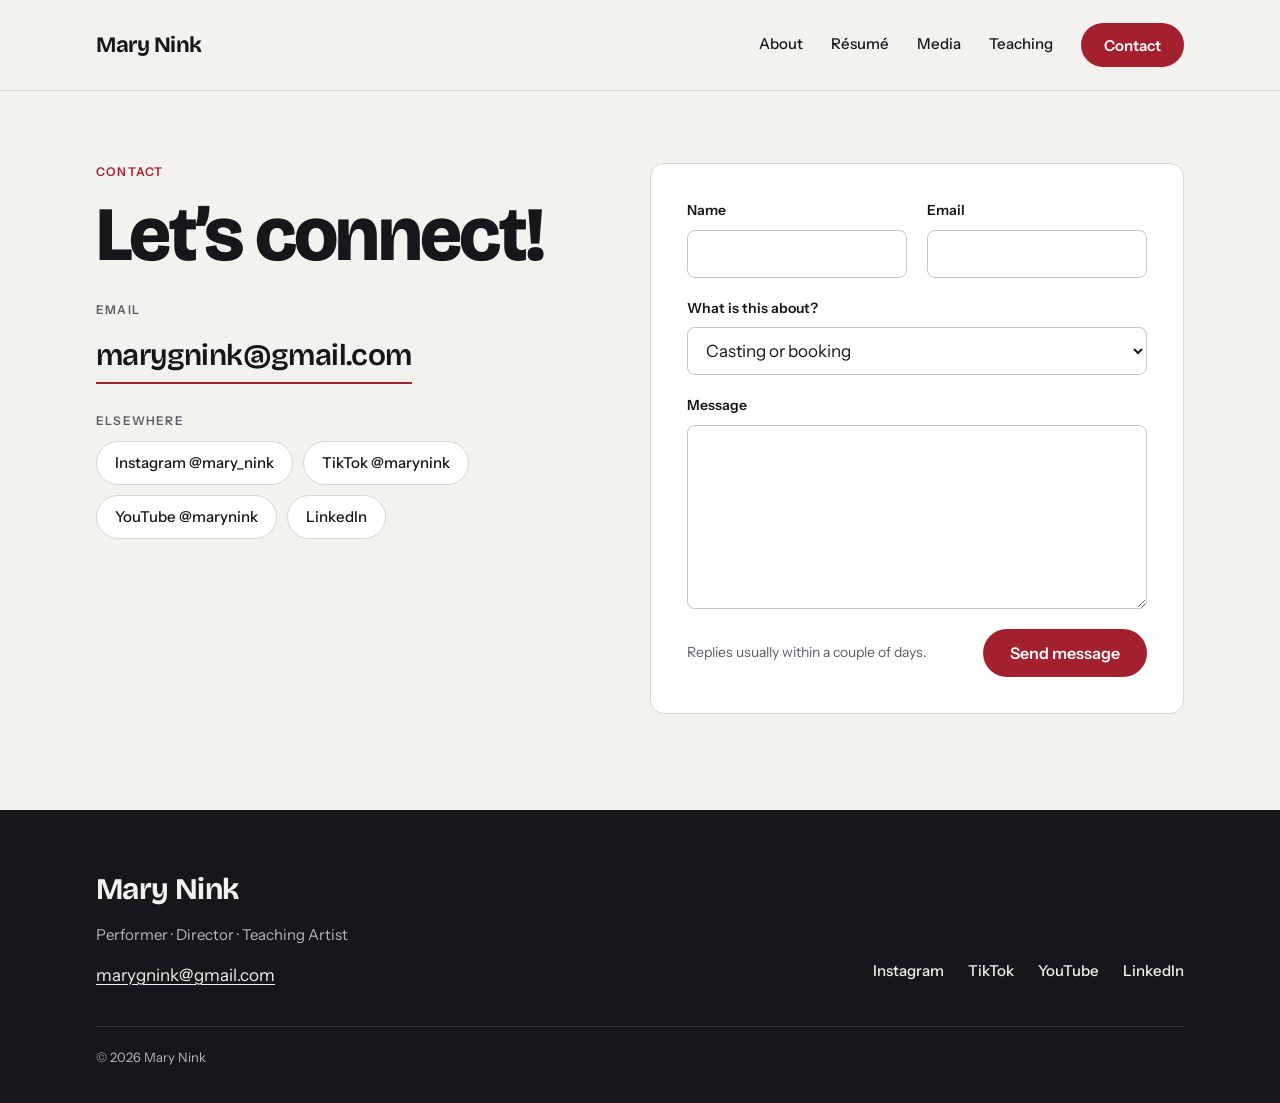
<file: contact.html>
<!doctype html>
<html lang="en">
<head>
<meta charset="utf-8">
<meta name="viewport" content="width=device-width, initial-scale=1">
<title>Contact — Mary Nink</title>
<meta name="description" content="Contact Mary Nink for casting, concerts, collaborations, and voice or acting lessons. Email marygnink@gmail.com.">
<link rel="canonical" href="https://marynink.com/contact.html">
<link rel="icon" href="assets/favicon.svg" type="image/svg+xml">
<meta property="og:type" content="website">
<meta property="og:site_name" content="Mary Nink">
<meta property="og:title" content="Contact — Mary Nink">
<meta property="og:description" content="Casting, concerts, collaborations, and lessons.">
<meta property="og:url" content="https://marynink.com/contact.html">
<link rel="preconnect" href="https://fonts.googleapis.com">
<link rel="preconnect" href="https://fonts.gstatic.com" crossorigin>
<link rel="stylesheet" href="https://fonts.googleapis.com/css2?family=Bricolage+Grotesque:opsz,wght@12..96,400..800&family=Fraunces:ital,opsz,wght@1,9..144,300..500&family=Instrument+Sans:ital,wght@0,400..700;1,400&display=swap">
<link rel="stylesheet" href="css/style.css">
</head>
<body>
<a class="skip-link" href="#main">Skip to content</a>

<header class="site-header">
  <div class="wrap site-header__inner">
    <a class="brand" href="./">Mary Nink</a>
    <button class="nav-toggle" type="button" aria-expanded="false" aria-controls="site-nav" aria-label="Menu">
      <span class="nav-toggle__bar"></span><span class="nav-toggle__bar"></span><span class="nav-toggle__bar"></span>
    </button>
    <nav id="site-nav" class="site-nav" aria-label="Primary">
      <a href="about.html">About</a>
      <a href="resume.html">Résumé</a>
      <a href="media.html">Media</a>
      <a href="teaching.html">Teaching</a>
      <a class="btn btn--accent" href="contact.html" aria-current="page">Contact</a>
    </nav>
  </div>
</header>

<main id="main">

  <section class="section" style="padding-bottom:96px">
    <div class="wrap" style="display:flex;flex-wrap:wrap;gap:48px 80px;align-items:flex-start">

      <div class="stack stack--lg" style="flex:1 1 380px;min-width:0">
        <div class="stack">
          <span class="eyebrow">Contact</span>
          <h1 class="display">Let’s connect!</h1>
        </div>
        <div class="stack stack--sm">
          <span class="eyebrow eyebrow--muted">Email</span>
          <a class="contact-email" href="mailto:marygnink@gmail.com">marygnink@gmail.com</a>
        </div>
        <div class="stack" style="gap:10px">
          <span class="eyebrow eyebrow--muted">Elsewhere</span>
          <nav class="pills" aria-label="Social">
            <a class="pill" href="https://www.instagram.com/mary_nink/" rel="noopener">Instagram @mary_nink</a>
            <a class="pill" href="https://www.tiktok.com/@marynink" rel="noopener">TikTok @marynink</a>
            <a class="pill" href="https://www.youtube.com/@marynink/videos" rel="noopener">YouTube @marynink</a>
            <a class="pill" href="https://www.linkedin.com/in/mary-nink-14496112a" rel="noopener">LinkedIn</a>
          </nav>
        </div>
      </div>

      <!-- data-endpoint: leave empty to open the visitor's mail app; set to a Formspree
           endpoint (https://formspree.io/f/XXXXXXXX) to send without leaving the page. -->
      <form id="contact-form" class="form" style="flex:1 1 440px;min-width:0" data-endpoint="" data-mailto="marygnink@gmail.com" novalidate>
        <div class="form__row">
          <div class="field">
            <label for="c-name">Name</label>
            <input id="c-name" name="name" type="text" autocomplete="name" required>
          </div>
          <div class="field">
            <label for="c-email">Email</label>
            <input id="c-email" name="email" type="email" autocomplete="email" required>
          </div>
        </div>
        <div class="field">
          <label for="c-topic">What is this about?</label>
          <select id="c-topic" name="topic">
            <option value="Casting or booking">Casting or booking</option>
            <option value="Voice or acting lessons">Voice or acting lessons</option>
            <option value="Workshop or masterclass">Workshop or masterclass</option>
            <option value="Press or collaboration">Press or collaboration</option>
            <option value="Something else">Something else</option>
          </select>
        </div>
        <div class="field">
          <label for="c-message">Message</label>
          <textarea id="c-message" name="message" rows="6" required></textarea>
        </div>
        <div class="honey" aria-hidden="true">
          <label for="c-website">Leave this field empty</label>
          <input id="c-website" name="website" type="text" tabindex="-1" autocomplete="off">
        </div>
        <div class="form__foot">
          <span class="form__status" role="status" aria-live="polite">Replies usually within a couple of days.</span>
          <button class="btn btn--accent" type="submit">Send message</button>
        </div>
      </form>

    </div>
  </section>

</main>

<footer class="site-footer">
  <div class="wrap site-footer__inner">
    <div class="site-footer__brand">
      <span class="site-footer__name">Mary Nink</span>
      <span class="site-footer__tag">Performer · Director · Teaching Artist</span>
      <a class="site-footer__email" href="mailto:marygnink@gmail.com">marygnink@gmail.com</a>
    </div>
    <nav class="site-footer__social" aria-label="Social">
      <a href="https://www.instagram.com/mary_nink/" rel="noopener">Instagram</a>
      <a href="https://www.tiktok.com/@marynink" rel="noopener">TikTok</a>
      <a href="https://www.youtube.com/@marynink/videos" rel="noopener">YouTube</a>
      <a href="https://www.linkedin.com/in/mary-nink-14496112a" rel="noopener">LinkedIn</a>
    </nav>
    <div class="site-footer__legal">
      <span>© <span id="year">2026</span> Mary Nink</span>
    </div>
  </div>
</footer>

<script src="js/main.js" defer></script>
</body>
</html>
</file>
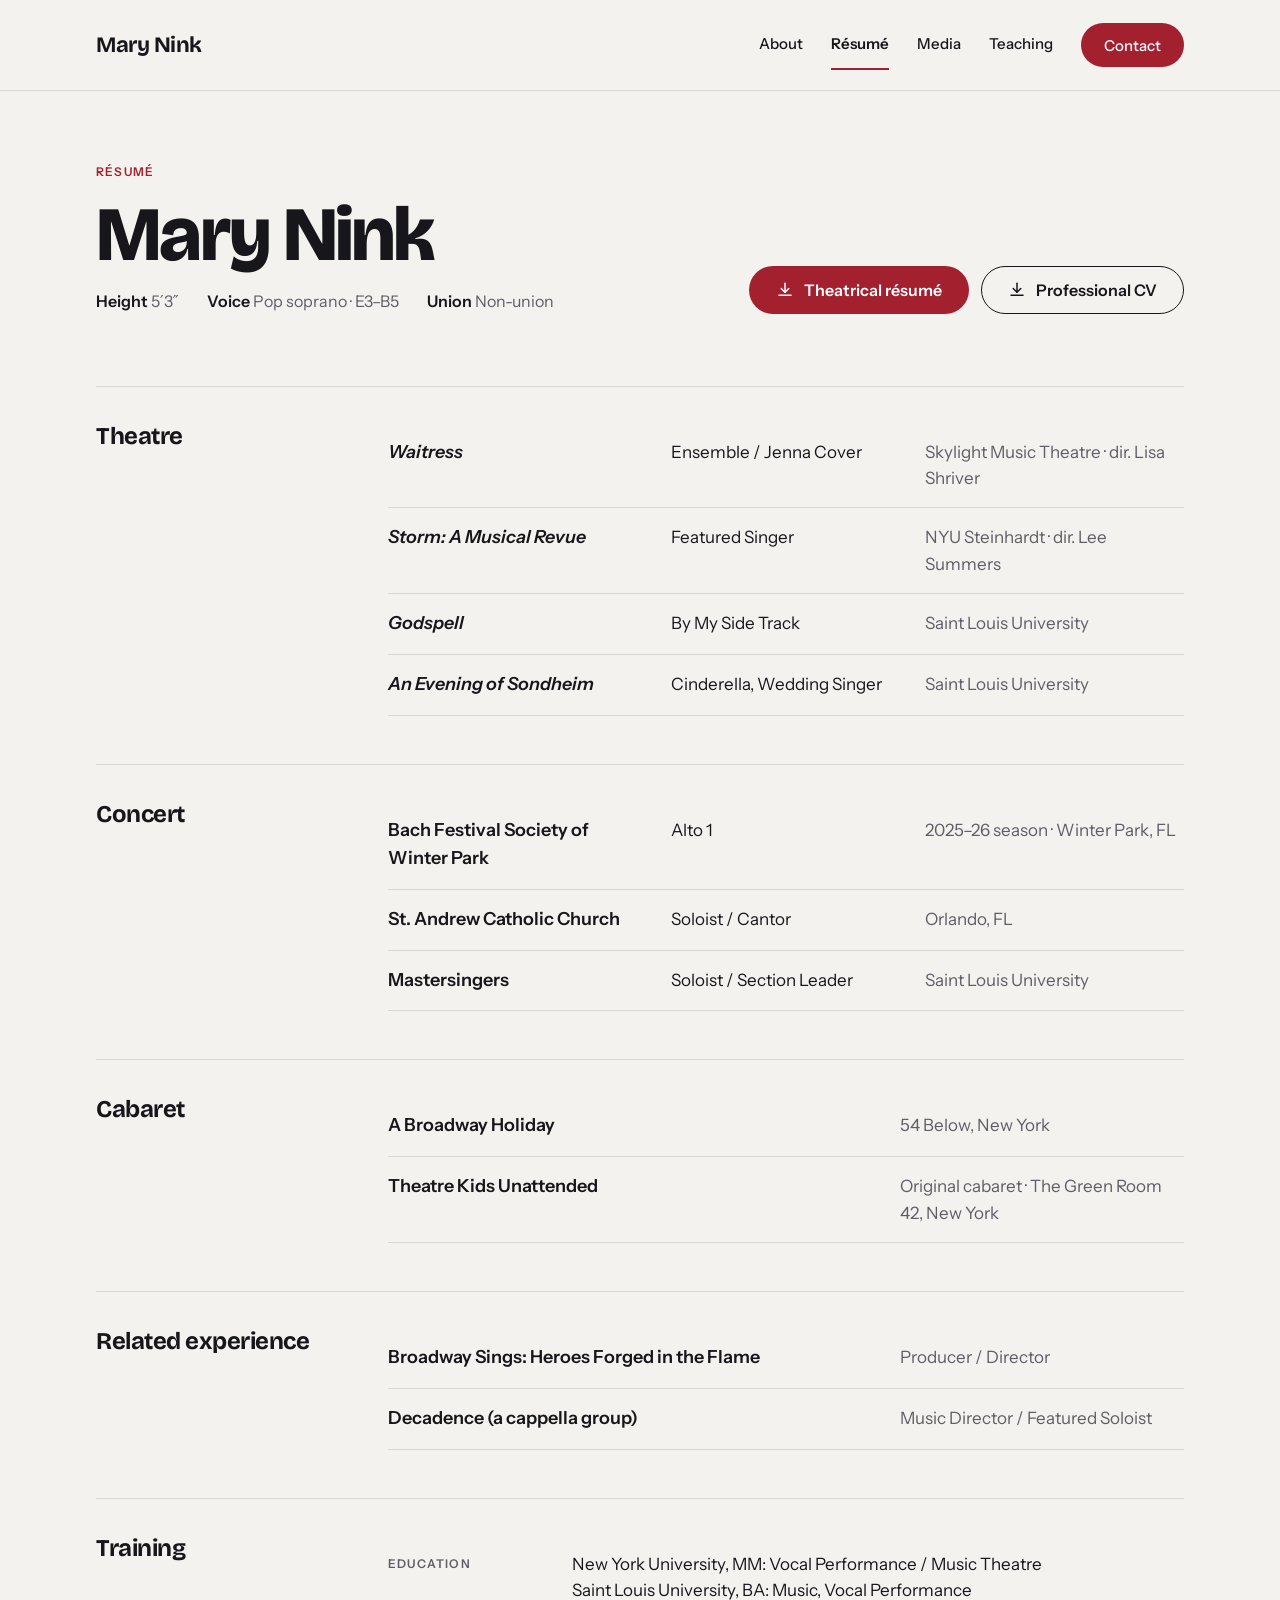
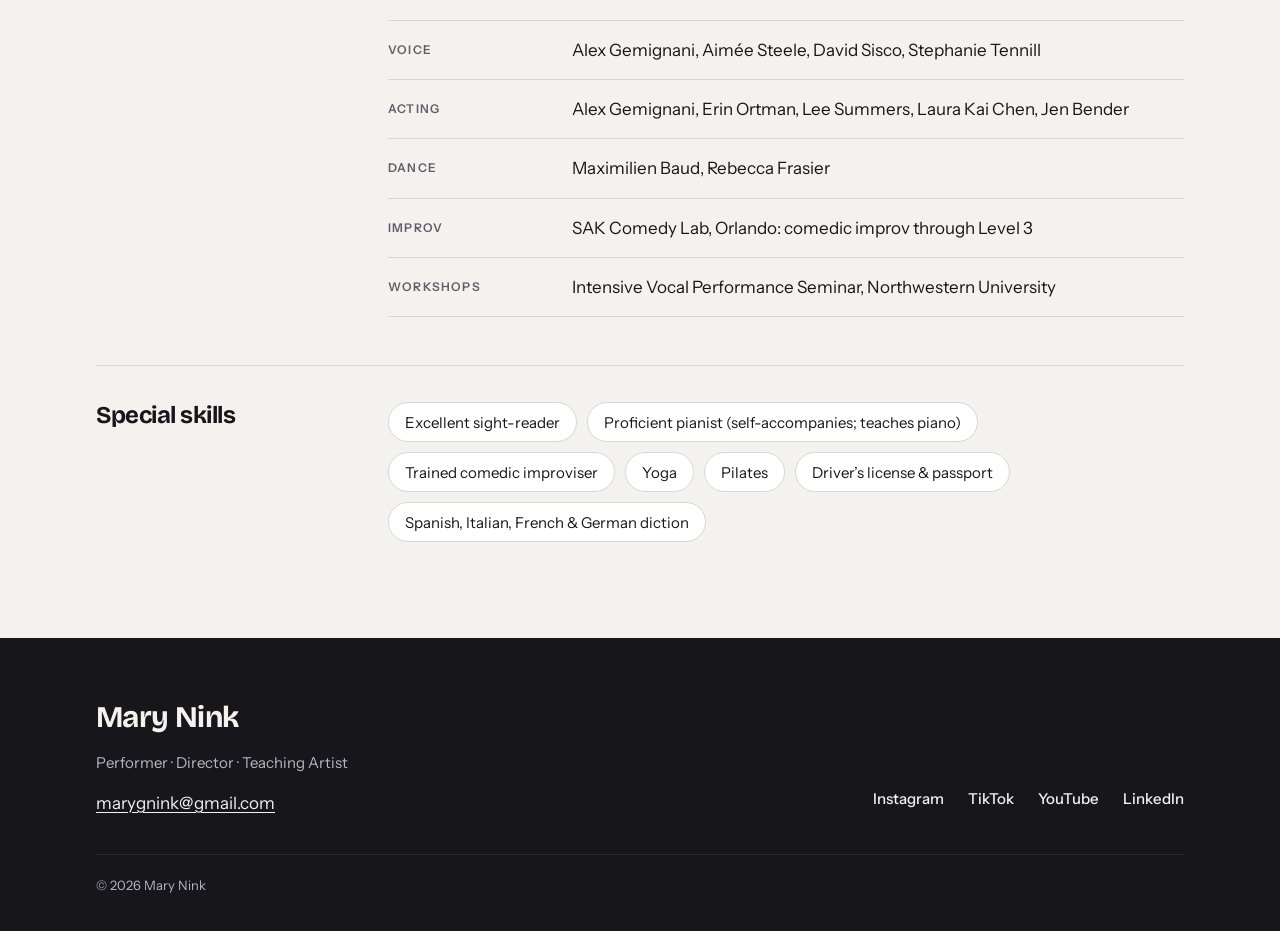
<file: resume.html>
<!doctype html>
<html lang="en">
<head>
<meta charset="utf-8">
<meta name="viewport" content="width=device-width, initial-scale=1">
<title>Résumé — Mary Nink</title>
<meta name="description" content="Performance résumé for Mary Nink: theatre, concert and choral credits, training (NYU, Saint Louis University), and special skills. PDF download available.">
<link rel="canonical" href="https://marynink.com/resume.html">
<link rel="icon" href="assets/favicon.svg" type="image/svg+xml">
<meta property="og:type" content="website">
<meta property="og:site_name" content="Mary Nink">
<meta property="og:title" content="Résumé — Mary Nink">
<meta property="og:description" content="Theatre, concert and choral credits, training, and special skills.">
<meta property="og:url" content="https://marynink.com/resume.html">
<link rel="preconnect" href="https://fonts.googleapis.com">
<link rel="preconnect" href="https://fonts.gstatic.com" crossorigin>
<link rel="stylesheet" href="https://fonts.googleapis.com/css2?family=Bricolage+Grotesque:opsz,wght@12..96,400..800&family=Fraunces:ital,opsz,wght@1,9..144,300..500&family=Instrument+Sans:ital,wght@0,400..700;1,400&display=swap">
<link rel="stylesheet" href="css/style.css">
</head>
<body>
<a class="skip-link" href="#main">Skip to content</a>

<header class="site-header">
  <div class="wrap site-header__inner">
    <a class="brand" href="./">Mary Nink</a>
    <button class="nav-toggle" type="button" aria-expanded="false" aria-controls="site-nav" aria-label="Menu">
      <span class="nav-toggle__bar"></span><span class="nav-toggle__bar"></span><span class="nav-toggle__bar"></span>
    </button>
    <nav id="site-nav" class="site-nav" aria-label="Primary">
      <a href="about.html">About</a>
      <a href="resume.html" aria-current="page">Résumé</a>
      <a href="media.html">Media</a>
      <a href="teaching.html">Teaching</a>
      <a class="btn btn--accent" href="contact.html">Contact</a>
    </nav>
  </div>
</header>

<main id="main">

  <section class="section" style="padding-bottom:48px">
    <div class="wrap row">
      <div class="stack" style="flex:1 1 480px;min-width:0">
        <span class="eyebrow">Résumé</span>
        <h1 class="display">Mary Nink</h1>
        <div style="display:flex;flex-wrap:wrap;gap:8px 28px;font-size:16px;color:var(--muted)">
          <span><strong style="color:var(--ink);font-weight:600">Height</strong> 5′3″</span>
          <span><strong style="color:var(--ink);font-weight:600">Voice</strong> Pop soprano · E3–B5</span>
          <span><strong style="color:var(--ink);font-weight:600">Union</strong> Non-union</span>
        </div>
      </div>
      <div class="stack no-print" style="gap:12px;align-items:flex-start">
        <div class="actions">
          <a class="btn btn--accent" href="assets/Mary-Nink-Resume.pdf" download="Mary-Nink-Resume.pdf">
            <svg aria-hidden="true" width="18" height="18" viewBox="0 0 24 24" fill="none" stroke="currentColor" stroke-width="2" stroke-linecap="round" stroke-linejoin="round"><path d="M12 3v12"/><path d="M7 10l5 5 5-5"/><path d="M4 19h16"/></svg>
            Theatrical résumé
          </a>
          <a class="btn btn--outline" href="assets/Mary-Nink-CV.pdf" download="Mary-Nink-CV.pdf">
            <svg aria-hidden="true" width="18" height="18" viewBox="0 0 24 24" fill="none" stroke="currentColor" stroke-width="2" stroke-linecap="round" stroke-linejoin="round"><path d="M12 3v12"/><path d="M7 10l5 5 5-5"/><path d="M4 19h16"/></svg>
            Professional CV
          </a>
        </div>
      </div>
    </div>
  </section>

  <section class="section--tight" style="padding-top:24px;padding-bottom:0">
    <div class="wrap">
      <div class="section--rule split" style="padding-top:36px;gap:24px 72px">
        <h2 class="split__aside" style="flex-basis:220px;font-size:24px">Theatre</h2>
        <div class="split__main credits" style="flex-basis:600px">
          <div class="credit"><span class="credit__title"><em>Waitress</em></span><span class="credit__role">Ensemble / Jenna Cover</span><span class="credit__venue">Skylight Music Theatre · dir. Lisa Shriver</span></div>
          <div class="credit"><span class="credit__title"><em>Storm: A Musical Revue</em></span><span class="credit__role">Featured Singer</span><span class="credit__venue">NYU Steinhardt · dir. Lee Summers</span></div>
          <div class="credit"><span class="credit__title"><em>Godspell</em></span><span class="credit__role">By My Side Track</span><span class="credit__venue">Saint Louis University</span></div>
          <div class="credit"><span class="credit__title"><em>An Evening of Sondheim</em></span><span class="credit__role">Cinderella, Wedding Singer</span><span class="credit__venue">Saint Louis University</span></div>
        </div>
      </div>
    </div>
  </section>

  <section class="section--tight" style="padding-top:48px;padding-bottom:0">
    <div class="wrap">
      <div class="section--rule split" style="padding-top:36px;gap:24px 72px">
        <h2 class="split__aside" style="flex-basis:220px;font-size:24px">Concert</h2>
        <div class="split__main credits" style="flex-basis:600px">
          <div class="credit"><span class="credit__title">Bach Festival Society of Winter Park</span><span class="credit__role">Alto 1</span><span class="credit__venue">2025–26 season · Winter Park, FL</span></div>
          <div class="credit"><span class="credit__title">St. Andrew Catholic Church</span><span class="credit__role">Soloist / Cantor</span><span class="credit__venue">Orlando, FL</span></div>
          <div class="credit"><span class="credit__title">Mastersingers</span><span class="credit__role">Soloist / Section Leader</span><span class="credit__venue">Saint Louis University</span></div>
        </div>
      </div>
    </div>
  </section>

  <section class="section--tight" style="padding-top:48px;padding-bottom:0">
    <div class="wrap">
      <div class="section--rule split" style="padding-top:36px;gap:24px 72px">
        <h2 class="split__aside" style="flex-basis:220px;font-size:24px">Cabaret</h2>
        <div class="split__main credits" style="flex-basis:600px">
          <div class="credit credit--two"><span class="credit__title">A Broadway Holiday</span><span class="credit__venue">54 Below, New York</span></div>
          <div class="credit credit--two"><span class="credit__title">Theatre Kids Unattended</span><span class="credit__venue">Original cabaret · The Green Room 42, New York</span></div>
        </div>
      </div>
    </div>
  </section>

  <section class="section--tight" style="padding-top:48px;padding-bottom:0">
    <div class="wrap">
      <div class="section--rule split" style="padding-top:36px;gap:24px 72px">
        <h2 class="split__aside" style="flex-basis:220px;font-size:24px">Related experience</h2>
        <div class="split__main credits" style="flex-basis:600px">
          <div class="credit credit--two"><span class="credit__title">Broadway Sings: Heroes Forged in the Flame</span><span class="credit__venue">Producer / Director</span></div>
          <div class="credit credit--two"><span class="credit__title">Decadence (a cappella group)</span><span class="credit__venue">Music Director / Featured Soloist</span></div>
        </div>
      </div>
    </div>
  </section>

  <section class="section--tight" style="padding-top:48px;padding-bottom:0">
    <div class="wrap">
      <div class="section--rule split" style="padding-top:36px;gap:24px 72px">
        <h2 class="split__aside" style="flex-basis:220px;font-size:24px">Training</h2>
        <div class="split__main credits" style="flex-basis:600px">
          <div class="credit"><span class="credit__label">Education</span><span class="credit__body">New York University, MM: Vocal Performance / Music Theatre<br>Saint Louis University, BA: Music, Vocal Performance</span></div>
          <div class="credit"><span class="credit__label">Voice</span><span class="credit__body">Alex Gemignani, Aimée Steele, David Sisco, Stephanie Tennill</span></div>
          <div class="credit"><span class="credit__label">Acting</span><span class="credit__body">Alex Gemignani, Erin Ortman, Lee Summers, Laura Kai Chen, Jen Bender</span></div>
          <div class="credit"><span class="credit__label">Dance</span><span class="credit__body">Maximilien Baud, Rebecca Frasier</span></div>
          <div class="credit"><span class="credit__label">Improv</span><span class="credit__body">SAK Comedy Lab, Orlando: comedic improv through Level 3</span></div>
          <div class="credit"><span class="credit__label">Workshops</span><span class="credit__body">Intensive Vocal Performance Seminar, Northwestern University</span></div>
        </div>
      </div>
    </div>
  </section>

  <section class="section--tight" style="padding-top:48px;padding-bottom:96px">
    <div class="wrap">
      <div class="section--rule split" style="padding-top:36px;gap:24px 72px">
        <h2 class="split__aside" style="flex-basis:220px;font-size:24px">Special skills</h2>
        <ul class="split__main pills" style="flex-basis:600px">
          <li class="pill">Excellent sight-reader</li>
          <li class="pill">Proficient pianist (self-accompanies; teaches piano)</li>
          <li class="pill">Trained comedic improviser</li>
          <li class="pill">Yoga</li>
          <li class="pill">Pilates</li>
          <li class="pill">Driver’s license &amp; passport</li>
          <li class="pill">Spanish, Italian, French &amp; German diction</li>
        </ul>
      </div>
    </div>
  </section>

</main>

<footer class="site-footer">
  <div class="wrap site-footer__inner">
    <div class="site-footer__brand">
      <span class="site-footer__name">Mary Nink</span>
      <span class="site-footer__tag">Performer · Director · Teaching Artist</span>
      <a class="site-footer__email" href="mailto:marygnink@gmail.com">marygnink@gmail.com</a>
    </div>
    <nav class="site-footer__social" aria-label="Social">
      <a href="https://www.instagram.com/mary_nink/" rel="noopener">Instagram</a>
      <a href="https://www.tiktok.com/@marynink" rel="noopener">TikTok</a>
      <a href="https://www.youtube.com/@marynink/videos" rel="noopener">YouTube</a>
      <a href="https://www.linkedin.com/in/mary-nink-14496112a" rel="noopener">LinkedIn</a>
    </nav>
    <div class="site-footer__legal">
      <span>© <span id="year">2026</span> Mary Nink</span>
    </div>
  </div>
</footer>

<script src="js/main.js" defer></script>
</body>
</html>
</file>
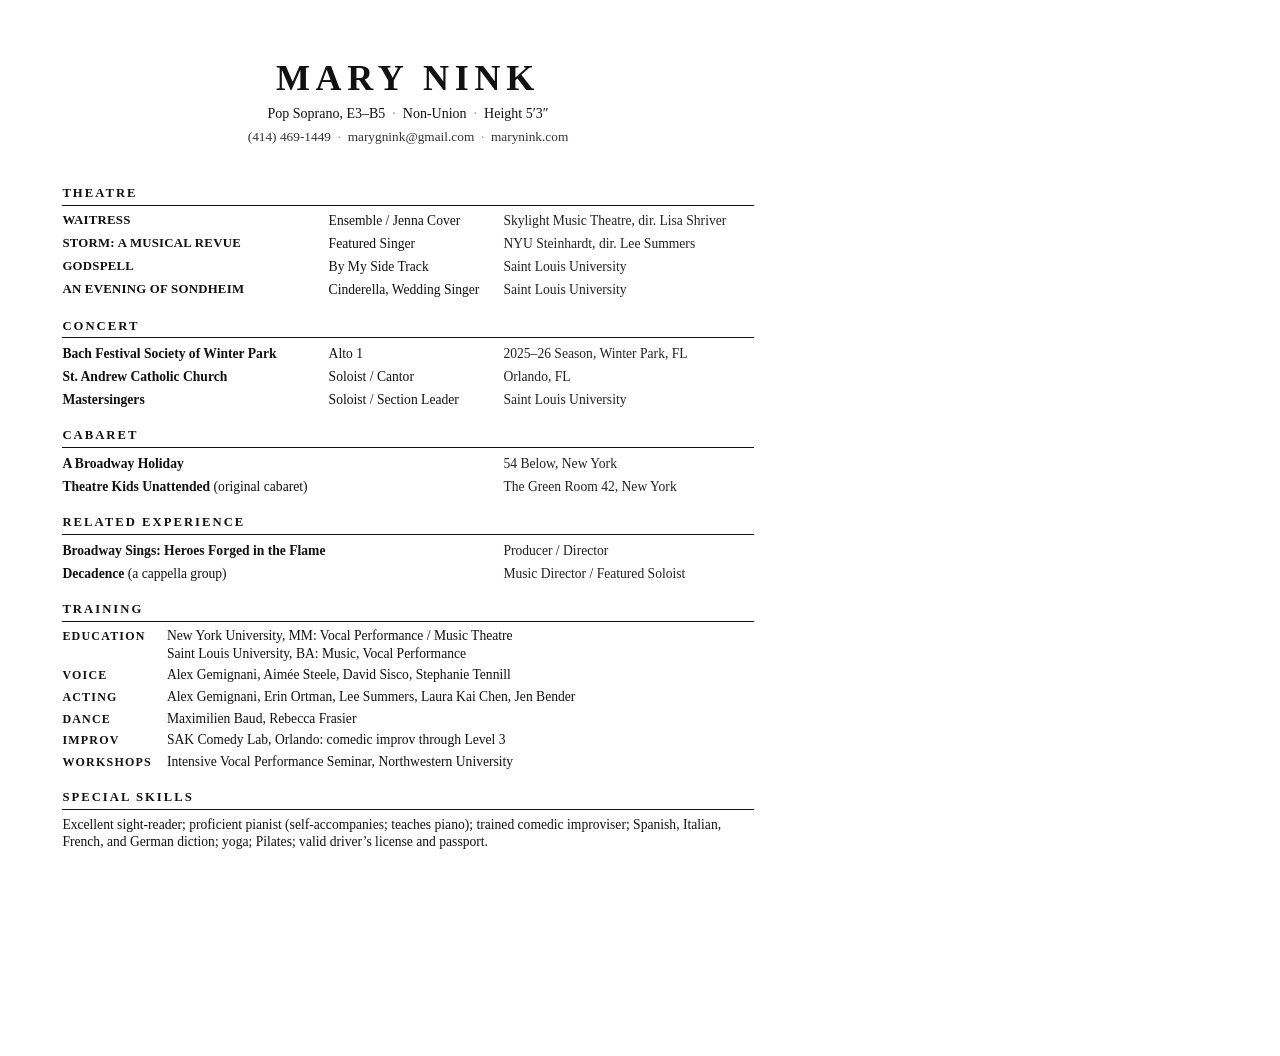
<file: src/resume-pdf.html>
<!doctype html>
<html lang="en">
<head>
<meta charset="utf-8">
<title>Mary Nink — Theatrical Résumé</title>
<style>
  @page { size: letter; margin: 0; }
  * { box-sizing: border-box; }
  html, body { margin: 0; padding: 0; }
  body {
    width: 8.5in; height: 11in;
    font-family: 'Caladea', 'Bitstream Charter', Georgia, serif;
    font-size: 10.2pt; line-height: 1.3; color: #111;
    -webkit-print-color-adjust: exact; print-color-adjust: exact;
  }
  .page { padding: 0.62in 0.65in 0.6in; height: 11in; display: flex; flex-direction: column; }

  header { text-align: center; margin-bottom: 16pt; }
  h1 { margin: 0; font-size: 27pt; font-weight: 700; letter-spacing: 0.16em; line-height: 1.05; }
  .stats { margin-top: 6pt; font-size: 10.5pt; }
  .sep { color: #8a8a8a; margin: 0 0.5em; }
  .contact { margin-top: 3pt; font-size: 10pt; color: #333; }
  .contact a { color: #333; text-decoration: none; }

  section { margin-top: 14pt; break-inside: avoid; }
  h2 {
    margin: 0 0 4pt; font-size: 9.5pt; font-weight: 700;
    letter-spacing: 0.16em; text-transform: uppercase;
    padding-bottom: 2.5pt; border-bottom: 0.75pt solid #111;
  }
  .grid { display: grid; grid-template-columns: 2.6fr 1.65fr 2.6fr; column-gap: 12pt; row-gap: 3pt; }
  .grid > div { padding-top: 1pt; }
  .title { font-weight: 700; }
  .title.caps { text-transform: uppercase; letter-spacing: 0.02em; font-size: 9.6pt; }
  .venue { color: #222; }
  .span2 { grid-column: 1 / span 2; }

  .kv { margin: 0; display: grid; grid-template-columns: 0.95in 1fr; column-gap: 10pt; row-gap: 3pt; }
  .kv dt { font-weight: 700; font-size: 9pt; letter-spacing: 0.1em; text-transform: uppercase; padding-top: 1.5pt; }
  .kv dd { margin: 0; }

  .skills { margin: 0; }
  .spacer { flex: 1; }
</style>
</head>
<body>
<div class="page">

<header>
  <h1>MARY NINK</h1>
  <div class="stats">Pop Soprano, E3–B5<span class="sep">·</span>Non-Union<span class="sep">·</span>Height 5′3″</div>
  <div class="contact">(414) 469-1449<span class="sep">·</span><a href="mailto:marygnink@gmail.com">marygnink@gmail.com</a><span class="sep">·</span><a href="https://marynink.com/">marynink.com</a></div>
</header>

<section>
  <h2>Theatre</h2>
  <div class="grid">
    <div class="title caps">Waitress</div><div>Ensemble / Jenna Cover</div><div class="venue">Skylight Music Theatre, dir. Lisa Shriver</div>
    <div class="title caps">Storm: A Musical Revue</div><div>Featured Singer</div><div class="venue">NYU Steinhardt, dir. Lee Summers</div>
    <div class="title caps">Godspell</div><div>By My Side Track</div><div class="venue">Saint Louis University</div>
    <div class="title caps">An Evening of Sondheim</div><div>Cinderella, Wedding Singer</div><div class="venue">Saint Louis University</div>
  </div>
</section>

<section>
  <h2>Concert</h2>
  <div class="grid">
    <div class="title">Bach Festival Society of Winter Park</div><div>Alto 1</div><div class="venue">2025–26 Season, Winter Park, FL</div>
    <div class="title">St. Andrew Catholic Church</div><div>Soloist / Cantor</div><div class="venue">Orlando, FL</div>
    <div class="title">Mastersingers</div><div>Soloist / Section Leader</div><div class="venue">Saint Louis University</div>
  </div>
</section>

<section>
  <h2>Cabaret</h2>
  <div class="grid">
    <div class="title span2">A Broadway Holiday</div><div class="venue">54 Below, New York</div>
    <div class="title span2">Theatre Kids Unattended <span style="font-weight:400">(original cabaret)</span></div><div class="venue">The Green Room 42, New York</div>
  </div>
</section>

<section>
  <h2>Related Experience</h2>
  <div class="grid">
    <div class="title span2">Broadway Sings: Heroes Forged in the Flame</div><div class="venue">Producer / Director</div>
    <div class="title span2">Decadence <span style="font-weight:400">(a cappella group)</span></div><div class="venue">Music Director / Featured Soloist</div>
  </div>
</section>

<section>
  <h2>Training</h2>
  <dl class="kv">
    <dt>Education</dt><dd>New York University, MM: Vocal Performance / Music Theatre<br>Saint Louis University, BA: Music, Vocal Performance</dd>
    <dt>Voice</dt><dd>Alex Gemignani, Aimée Steele, David Sisco, Stephanie Tennill</dd>
    <dt>Acting</dt><dd>Alex Gemignani, Erin Ortman, Lee Summers, Laura Kai Chen, Jen Bender</dd>
    <dt>Dance</dt><dd>Maximilien Baud, Rebecca Frasier</dd>
    <dt>Improv</dt><dd>SAK Comedy Lab, Orlando: comedic improv through Level 3</dd>
    <dt>Workshops</dt><dd>Intensive Vocal Performance Seminar, Northwestern University</dd>
  </dl>
</section>

<section>
  <h2>Special Skills</h2>
  <p class="skills">Excellent sight-reader; proficient pianist (self-accompanies; teaches piano); trained comedic improviser; Spanish, Italian, French, and German diction; yoga; Pilates; valid driver’s license and passport.</p>
</section>

<div class="spacer"></div>
</div>
</body>
</html>
</file>
<file: css/style.css>
/* ==========================================================================
   Mary Nink — site stylesheet
   One ground, one ink, one accent. Edit the tokens below to retheme.
   ========================================================================== */

:root {
  --ink: #17161A;
  --ink-2: #2A282E;
  --ink-3: #3A383F;
  --paper: #F3F2EF;
  --paper-2: #E4E2DD;
  --white: #FFFFFF;
  --line: #D9D7D1;
  --line-2: #C9C6BF;
  --line-dark: #2E2C33;
  --muted: #5F5D66;
  --muted-on-dark: #B9B6C0;
  --soft-on-dark: #DDDAE3;
  --accent: #A3202F;
  --accent-hover: #7E1724;

  --font-display: 'Bricolage Grotesque', system-ui, -apple-system, 'Segoe UI', sans-serif;
  --font-body: 'Instrument Sans', system-ui, -apple-system, 'Segoe UI', sans-serif;
  --font-serif: 'Fraunces', Georgia, 'Times New Roman', serif;

  --wrap: 1184px;
  --gutter: 48px;
  --radius: 12px;
  --radius-lg: 14px;
}

@media (max-width: 760px) {
  :root { --gutter: 20px; }
}

/* Reset ------------------------------------------------------------------ */

*, *::before, *::after { box-sizing: border-box; }

html { -webkit-text-size-adjust: 100%; scroll-behavior: smooth; }

body {
  margin: 0;
  background: var(--paper);
  color: var(--ink);
  font-family: var(--font-body);
  font-size: 17px;
  line-height: 1.55;
  -webkit-font-smoothing: antialiased;
}

img, svg, video, iframe { display: block; max-width: 100%; }
img { height: auto; background: var(--paper-2); }

h1, h2, h3, h4 {
  margin: 0;
  font-family: var(--font-display);
  font-weight: 700;
  letter-spacing: -0.02em;
  line-height: 1.1;
}

p, ul, ol { margin: 0; }
ul, ol { padding: 0; list-style: none; }

a { color: var(--accent); text-decoration-thickness: 1px; text-underline-offset: 3px; }
a:hover { color: var(--accent-hover); }

button, input, select, textarea { font: inherit; color: inherit; }

:focus-visible { outline: 2px solid var(--accent); outline-offset: 3px; }

.visually-hidden {
  position: absolute !important;
  width: 1px; height: 1px;
  padding: 0; margin: -1px;
  overflow: hidden; clip: rect(0 0 0 0);
  white-space: nowrap; border: 0;
}

.skip-link {
  position: absolute; left: 16px; top: -100px;
  padding: 10px 16px; border-radius: 8px;
  background: var(--accent); color: var(--white);
  font-weight: 600; z-index: 100;
}
.skip-link:focus { top: 16px; color: var(--white); }

/* Layout ------------------------------------------------------------------ */

.wrap { max-width: var(--wrap); margin: 0 auto; padding-inline: var(--gutter); }

.section { padding-block: 72px; }
.section--tight { padding-block: 40px; }
.section--flush-top { padding-top: 0; }
.section--rule { border-top: 1px solid var(--line); }

.split {
  display: flex; flex-wrap: wrap;
  gap: 40px 72px; align-items: flex-start;
}
.split > .split__aside { flex: 0 1 300px; min-width: 0; }
.split > .split__main { flex: 1 1 520px; min-width: 0; }

.grid { display: flex; flex-wrap: wrap; gap: 20px; }
.grid > * { flex: 1 1 280px; min-width: 0; }
.grid--tight > * { flex-basis: 220px; }

.stack { display: flex; flex-direction: column; gap: 16px; }
.stack--sm { gap: 8px; }
.stack--lg { gap: 28px; }

.row {
  display: flex; flex-wrap: wrap;
  align-items: flex-end; justify-content: space-between;
  gap: 16px 48px;
}

/* Type -------------------------------------------------------------------- */

.eyebrow {
  display: block;
  font-size: 12px; font-weight: 600;
  letter-spacing: 0.1em; text-transform: uppercase;
  color: var(--accent);
}
.eyebrow--muted { color: var(--muted); }

.display {
  font-size: clamp(44px, 6vw, 84px);
  font-weight: 800; line-height: 0.98;
  letter-spacing: -0.035em;
}
.display--hero {
  font-size: clamp(64px, 10vw, 136px);
  line-height: 0.92;
}

.h2 { font-size: clamp(34px, 4vw, 52px); line-height: 1.05; letter-spacing: -0.03em; }
.h3 { font-size: clamp(28px, 3vw, 36px); letter-spacing: -0.025em; }
.h4 { font-size: 22px; font-weight: 600; letter-spacing: -0.01em; }

.lede {
  font-family: var(--font-serif);
  font-style: italic; font-weight: 400;
  font-size: 22px; line-height: 1.4;
  color: var(--muted);
}

.prose { font-size: 19px; color: var(--ink-3); display: flex; flex-direction: column; gap: 20px; }
.prose p { max-width: 68ch; }

.muted { color: var(--muted); }
.small { font-size: 15px; }
.measure { max-width: 620px; }

/* Buttons ----------------------------------------------------------------- */

.btn {
  display: inline-flex; align-items: center; justify-content: center; gap: 10px;
  min-height: 48px; padding: 0 26px;
  border-radius: 999px; border: 1.5px solid transparent;
  font-weight: 600; font-size: 16px; line-height: 1;
  text-decoration: none; cursor: pointer;
  transition: background-color .15s ease, border-color .15s ease, color .15s ease, transform .15s ease;
}
.btn:active { transform: translateY(1px); }
.btn--accent { background: var(--accent); color: var(--white); }
.btn--accent:hover { background: var(--accent-hover); color: var(--white); }
.btn--outline { border-color: var(--ink); color: var(--ink); background: transparent; }
.btn--outline:hover { background: var(--ink); color: var(--paper); }
.btn--outline-light { border-color: #6B6872; color: var(--paper); background: transparent; }
.btn--outline-light:hover { border-color: var(--paper); color: var(--paper); }
.btn--sm { min-height: 44px; padding: 0 22px; font-size: 15px; }
.btn svg { flex: none; }

.link-underline {
  display: inline-flex; align-items: center; min-height: 44px;
  font-weight: 600; color: var(--accent); text-decoration: none;
  border-bottom: 2px solid var(--accent);
}
.link-underline:hover { color: var(--accent-hover); border-color: var(--accent-hover); }

.actions { display: flex; flex-wrap: wrap; gap: 12px; }

/* Header + nav ------------------------------------------------------------ */

.site-header {
  position: relative; z-index: 20;
  border-bottom: 1px solid var(--line);
  background: var(--paper);
}
.site-header--dark {
  background: var(--ink); color: var(--paper);
  border-bottom-color: transparent;
}
.site-header__inner {
  display: flex; align-items: center; justify-content: space-between;
  gap: 12px 32px; padding-block: 20px;
}
.brand {
  font-family: var(--font-display); font-weight: 700;
  font-size: 22px; letter-spacing: -0.02em;
  color: inherit; text-decoration: none; padding: 8px 0;
}
.brand:hover { color: inherit; }

.site-nav {
  display: flex; flex-wrap: wrap; align-items: center; gap: 4px 28px;
}
.site-nav a {
  color: inherit; text-decoration: none;
  font-size: 15px; font-weight: 500; padding: 12px 0;
  border-bottom: 2px solid transparent;
}
.site-nav a:hover { color: inherit; border-bottom-color: currentColor; }
.site-nav a[aria-current="page"] { font-weight: 600; border-bottom-color: var(--accent); }
.site-nav .btn { padding: 0 22px; min-height: 44px; font-size: 15px; border-bottom: 0; color: var(--white); }
.site-nav .btn:hover { color: var(--white); }

.nav-toggle {
  display: none;
  width: 44px; height: 44px; padding: 0;
  border: 0; border-radius: 8px; background: transparent;
  cursor: pointer; flex-direction: column; align-items: center; justify-content: center; gap: 5px;
}
.nav-toggle__bar {
  display: block; width: 22px; height: 2px; background: currentColor;
  transition: transform .2s ease, opacity .2s ease;
}
.nav-toggle[aria-expanded="true"] .nav-toggle__bar:nth-child(1) { transform: translateY(7px) rotate(45deg); }
.nav-toggle[aria-expanded="true"] .nav-toggle__bar:nth-child(2) { opacity: 0; }
.nav-toggle[aria-expanded="true"] .nav-toggle__bar:nth-child(3) { transform: translateY(-7px) rotate(-45deg); }

@media (max-width: 760px) {
  .nav-toggle { display: inline-flex; }
  .site-nav {
    display: none;
    position: absolute; left: 0; right: 0; top: 100%;
    flex-direction: column; align-items: stretch; gap: 0;
    padding: 8px var(--gutter) 20px;
    background: var(--paper); border-bottom: 1px solid var(--line);
    box-shadow: 0 16px 32px -16px rgba(0, 0, 0, .25);
  }
  .site-header--dark .site-nav { background: var(--ink); border-bottom-color: var(--line-dark); }
  .site-nav.is-open { display: flex; }
  .site-nav a { padding: 14px 0; font-size: 17px; border-bottom: 1px solid var(--line); }
  .site-header--dark .site-nav a { border-bottom-color: var(--line-dark); }
  .site-nav a[aria-current="page"] { border-bottom-color: var(--accent); }
  .site-nav .btn { margin-top: 12px; align-self: flex-start; }
}

/* Hero (home) ------------------------------------------------------------- */

.hero {
  background: var(--ink); color: var(--paper);
  padding: 56px 0 88px;
}
.hero__inner {
  display: flex; flex-wrap: wrap; align-items: center; gap: 48px 64px;
}
.hero__copy { flex: 1 1 440px; min-width: 0; display: flex; flex-direction: column; gap: 28px; }
.hero__kicker { font-family: var(--font-serif); font-style: italic; font-size: 22px; color: var(--muted-on-dark); }
.hero__lede { font-size: 20px; line-height: 1.5; max-width: 520px; color: var(--soft-on-dark); }
.hero__photo { flex: 0 1 420px; min-width: 260px; }
.hero__photo img {
  width: 100%; aspect-ratio: 2 / 3; object-fit: cover;
  border-radius: 10px; background: var(--ink-2);
}

/* Facts strip ------------------------------------------------------------- */

.facts { display: flex; flex-wrap: wrap; gap: 0 48px; border-bottom: 1px solid var(--line); }
.fact { flex: 1 1 300px; min-width: 0; padding: 32px 0; display: flex; flex-direction: column; gap: 6px; }
.fact__title { font-family: var(--font-display); font-weight: 600; font-size: 22px; letter-spacing: -0.01em; }

/* Cards ------------------------------------------------------------------- */

.card {
  background: var(--white); border: 1px solid var(--line);
  border-radius: var(--radius); padding: 28px;
  display: flex; flex-direction: column; gap: 10px;
}
.card--compact { padding: 22px 24px; gap: 6px; }
.card__title { font-family: var(--font-display); font-weight: 600; font-size: 21px; letter-spacing: -0.01em; }
.card__value { font-weight: 600; font-size: 18px; }
.card__big { font-family: var(--font-display); font-weight: 700; font-size: 30px; letter-spacing: -0.02em; }

.cta-band {
  background: var(--ink); color: var(--paper);
  border-radius: var(--radius-lg); padding: 48px;
  display: flex; flex-wrap: wrap; align-items: center; justify-content: space-between;
  gap: 20px 48px;
}
.cta-band h2 { color: var(--paper); font-size: clamp(28px, 3.5vw, 40px); letter-spacing: -0.03em; }
.cta-band p { color: var(--muted-on-dark); }
@media (max-width: 760px) { .cta-band { padding: 32px 24px; } }

/* Credits / list rows ----------------------------------------------------- */

.credits { display: flex; flex-direction: column; }
.credit {
  display: flex; flex-wrap: wrap; gap: 4px 24px;
  padding: 16px 0; border-bottom: 1px solid var(--line);
}
.credit__title { flex: 1.3 1 220px; min-width: 0; font-weight: 600; font-size: 18px; }
.credit__role { flex: 1 1 200px; min-width: 0; }
.credit__venue { flex: 1.3 1 220px; min-width: 0; color: var(--muted); }
.credit--two .credit__title { flex: 2 1 320px; }
.credit--two .credit__venue { flex: 1 1 200px; }
.credit__label {
  flex: 0 1 160px; min-width: 0; padding-top: 4px;
  font-size: 12px; font-weight: 600; letter-spacing: 0.1em; text-transform: uppercase; color: var(--muted);
}
.credit__body { flex: 1 1 360px; min-width: 0; }

.rows { display: flex; flex-direction: column; }
.rows > li {
  display: flex; flex-wrap: wrap; justify-content: space-between; gap: 4px 24px;
  padding: 18px 0; border-bottom: 1px solid var(--line); font-size: 18px;
}
.rows > li strong { font-weight: 600; }

.pills { display: flex; flex-wrap: wrap; gap: 10px; }
.pill {
  display: inline-flex; align-items: center; min-height: 40px; padding: 0 16px;
  border-radius: 999px; background: var(--white); border: 1px solid var(--line);
  font-size: 15px; color: var(--ink); text-decoration: none;
}
a.pill { min-height: 44px; padding: 0 18px; font-weight: 500; }
a.pill:hover { border-color: var(--ink); color: var(--ink); }

/* Media ------------------------------------------------------------------- */

.embed {
  position: relative; width: 100%; aspect-ratio: 16 / 9;
  background: var(--ink); border-radius: var(--radius); overflow: hidden;
}
.embed iframe { position: absolute; inset: 0; width: 100%; height: 100%; border: 0; }

.media-card { display: flex; flex-direction: column; gap: 12px; text-decoration: none; color: var(--ink); }
.media-card:hover { color: var(--ink); }
.media-card__thumb {
  position: relative; aspect-ratio: 16 / 9; width: 100%;
  border-radius: var(--radius); overflow: hidden; background: var(--paper-2);
}
.media-card__thumb img { width: 100%; height: 100%; object-fit: cover; }
.play-badge {
  position: absolute; left: 50%; top: 50%; transform: translate(-50%, -50%);
  width: 56px; height: 56px; border-radius: 999px;
  background: var(--ink); display: flex; align-items: center; justify-content: center;
  transition: transform .15s ease, background-color .15s ease;
}
.play-badge--lg { width: 88px; height: 88px; background: var(--accent); }
.media-card:hover .play-badge { transform: translate(-50%, -50%) scale(1.06); background: var(--accent); }
.media-card__meta { display: flex; flex-wrap: wrap; justify-content: space-between; gap: 4px 16px; align-items: baseline; }
.media-card__title { font-family: var(--font-display); font-weight: 600; font-size: 22px; letter-spacing: -0.01em; }

.tracklist { display: flex; flex-direction: column; }
.tracklist li {
  display: flex; gap: 16px; padding: 12px 0; border-top: 1px solid var(--line);
}
.tracklist li:last-child { border-bottom: 1px solid var(--line); }
.tracklist__time { flex: 0 0 44px; font-variant-numeric: tabular-nums; color: var(--accent); font-weight: 600; }
.tracklist__title { font-weight: 600; display: block; }

.photo-grid { display: flex; flex-wrap: wrap; gap: 20px; }
.photo-grid > a, .photo-grid > figure { flex: 1 1 240px; min-width: 0; margin: 0; display: block; }
.photo-grid img {
  width: 100%; aspect-ratio: 4 / 5; object-fit: cover;
  border-radius: var(--radius); background: var(--paper-2);
}
.photo-grid figcaption { margin-top: 8px; font-size: 14px; color: var(--muted); }

/* Whole photo, uncropped: scales to fit within the column width and 640px tall. */
.banner-photo img {
  display: block; margin: 0 auto;
  width: auto; height: auto; max-width: 100%; max-height: 640px;
  border-radius: var(--radius-lg); background: var(--paper-2);
}
@media (max-width: 760px) { .banner-photo img { max-height: 520px; } }

.portrait img { width: 100%; aspect-ratio: 3 / 4; object-fit: cover; border-radius: 10px; }
.portrait--4x5 img { aspect-ratio: 4 / 5; }

/* Steps ------------------------------------------------------------------- */

.steps { display: flex; flex-wrap: wrap; gap: 20px; counter-reset: step; }
.steps > li {
  flex: 1 1 280px; min-width: 0;
  display: flex; flex-direction: column; gap: 12px;
  padding-top: 24px; border-top: 3px solid var(--accent);
}
.steps__n { font-family: var(--font-display); font-weight: 700; font-size: 15px; letter-spacing: 0.06em; text-transform: uppercase; color: var(--muted); }

/* Forms ------------------------------------------------------------------- */

.form {
  background: var(--white); border: 1px solid var(--line);
  border-radius: var(--radius-lg); padding: 36px;
  display: flex; flex-direction: column; gap: 20px;
}
@media (max-width: 760px) { .form { padding: 24px 20px; } }
.field { display: flex; flex-direction: column; gap: 8px; min-width: 0; }
.field label { font-size: 14px; font-weight: 600; }
.field input, .field select, .field textarea {
  width: 100%; min-height: 48px; padding: 0 14px;
  border: 1px solid var(--line-2); border-radius: 8px;
  background: var(--white); color: var(--ink);
}
.field textarea { min-height: 160px; padding: 12px 14px; resize: vertical; }
.field input:focus, .field select:focus, .field textarea:focus { outline: 2px solid var(--accent); outline-offset: 2px; border-color: var(--accent); }
.form__row { display: flex; flex-wrap: wrap; gap: 20px; }
.form__row > .field { flex: 1 1 200px; }
.form__foot { display: flex; flex-wrap: wrap; align-items: center; justify-content: space-between; gap: 12px 24px; }
.form__status { font-size: 14px; color: var(--muted); }
.form__status[data-state="sent"] { color: #2E6B4F; }
.form__status[data-state="error"] { color: var(--accent); }
.honey { position: absolute; left: -9999px; width: 1px; height: 1px; opacity: 0; }

.contact-email {
  font-family: var(--font-display); font-weight: 600;
  font-size: clamp(22px, 2.6vw, 30px); letter-spacing: -0.02em;
  color: var(--ink); text-decoration: none; border-bottom: 2px solid var(--accent);
  align-self: flex-start; padding: 4px 0; word-break: break-all;
}
.contact-email:hover { color: var(--accent); }

/* Testimonials ------------------------------------------------------------ */

.testimonial { margin: 0; position: relative; padding-top: 8px; }
.testimonial blockquote { margin: 0; }
.testimonial blockquote p {
  font-family: var(--font-serif); font-style: italic; font-weight: 400;
  font-size: clamp(20px, 2vw, 24px); line-height: 1.5; color: var(--ink);
  max-width: 62ch;
}
.testimonial blockquote p::before { content: "“"; color: var(--accent); margin-right: 0.05em; }
.testimonial blockquote p::after { content: "”"; color: var(--accent); margin-left: 0.05em; }
.testimonial figcaption {
  margin-top: 20px; padding-top: 14px; border-top: 2px solid var(--accent);
  display: inline-block; font-weight: 600; font-size: 15px; color: var(--muted);
  letter-spacing: 0.02em;
}

/* Footer ------------------------------------------------------------------ */

.site-footer { background: var(--ink); color: var(--paper); padding: 56px 0 36px; }
.site-footer__inner {
  display: flex; flex-wrap: wrap; gap: 32px 64px;
  justify-content: space-between; align-items: flex-end;
}
.site-footer__brand { display: flex; flex-direction: column; gap: 10px; flex: 1 1 320px; min-width: 0; }
.site-footer__name { font-family: var(--font-display); font-weight: 700; font-size: 30px; letter-spacing: -0.02em; }
.site-footer__tag { color: var(--muted-on-dark); font-size: 15px; }
.site-footer a { color: var(--paper); }
.site-footer__email { font-size: 17px; padding: 6px 0; display: inline-block; }
.site-footer__social { display: flex; flex-wrap: wrap; gap: 4px 24px; }
.site-footer__social a { text-decoration: none; font-size: 15px; font-weight: 500; padding: 12px 0; }
.site-footer__social a:hover { text-decoration: underline; }
.site-footer__legal {
  flex-basis: 100%; border-top: 1px solid var(--line-dark); padding-top: 20px;
  color: var(--muted-on-dark); font-size: 13px;
  display: flex; flex-wrap: wrap; justify-content: space-between; gap: 8px 24px;
}

/* Utilities --------------------------------------------------------------- */

.mt-sm { margin-top: 8px; }
.mt-md { margin-top: 20px; }
.mt-lg { margin-top: 40px; }
.pb-0 { padding-bottom: 0; }
.center { text-align: center; }
.self-start { align-self: flex-start; }

/* Print (résumé page) ----------------------------------------------------- */

@media print {
  :root { --gutter: 0; }
  body { background: #fff; color: #000; font-size: 11pt; }
  .site-header, .site-footer, .no-print, .nav-toggle, .skip-link { display: none !important; }
  .section { padding-block: 14pt; }
  .display { font-size: 28pt; }
  .credit, .rows > li { break-inside: avoid; padding: 6pt 0; }
  .pill { border: 1px solid #999; min-height: 0; padding: 2pt 8pt; }
  a { color: #000; text-decoration: none; }
}
</file>
